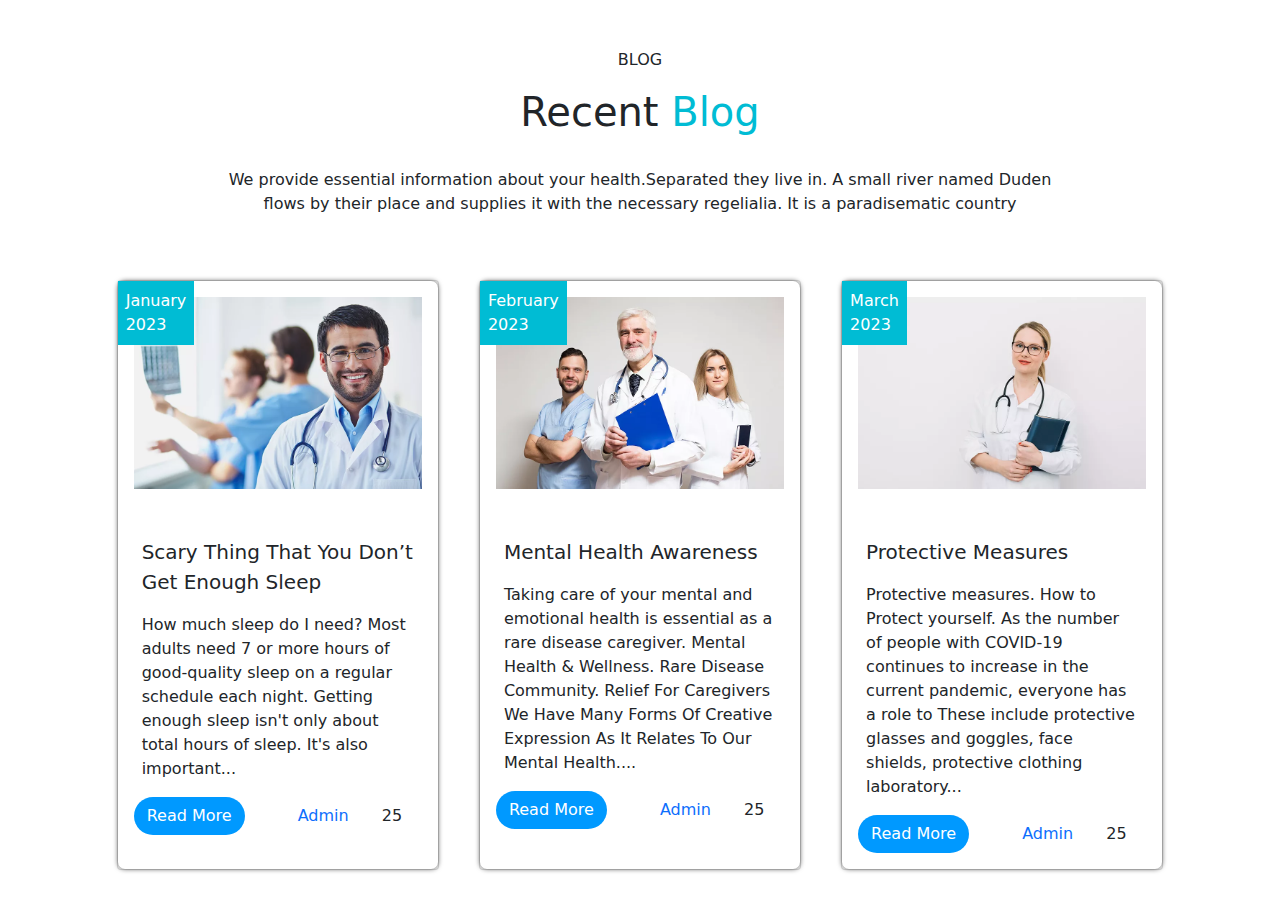
<file: blog.html>
<!DOCTYPE html>
<html lang="en">

<head>
    <meta charset="UTF-8">
    <meta name="viewport" content="width=device-width, initial-scale=1.0">
    <title>Service</title>
    <link rel="stylesheet" href="./css/bootstrap.min.css">
    <link rel="stylesheet" href="https://cdnjs.cloudflare.com/ajax/libs/font-awesome/6.4.2/css/all.min.css"
        integrity="sha512-z3gLpd7yknf1YoNbCzqRKc4qyor8gaKU1qmn+CShxbuBusANI9QpRohGBreCFkKxLhei6S9CQXFEbbKuqLg0DA=="
        crossorigin="anonymous" referrerpolicy="no-referrer" />
</head>

<body>
    <div class="conyainer-fluid">
        <!-- --------------Blog Start ------------->
        <div class="row" id="blog">
            <div class="col-sm-12 text-center">
                <p class="text-center mt-5">BLOG</p>
                <h1 class=" ">
                    Recent <span style="color: #00bcd4;"> Blog</span>
                </h1><br>
                <p>We provide essential information about your health.Separated they live in. A small river named
                    Duden<br>
                    flows by their place and supplies it with the necessary regelialia. It is a paradisematic
                    country</p>
            </div>
        </div>
        <div class="row">
            <div class="col-sm-1"></div>
            <div class="col-sm-10">
                <div class="row">
                    <div class="col-sm-4 d-flex justify-content-center">
                        <div class="card mt-5 ms-2 me-2" style=" position: relative;" data-aos="zoom-in-up"
                            data-aos-duration="1500">
                            <div class="card-body" style="box-shadow: 0px 0px 5px #000000a8;border-radius: 7px;">
                                <img src="./assets/images/blog/blog1.webp" alt="" class="img-fluid">
                                <p class="mt-5 fs-5 text-left ms-2 me-2">Scary Thing That You Don’t Get Enough Sleep</p>
                                <p class="text-left ms-2 me-2">How much sleep do I need? Most adults need 7 or more
                                    hours of good-quality sleep on a regular schedule each night. Getting enough sleep
                                    isn't only about total hours of sleep. It's also important...</p>
                                <a href="#" class="btn btn-md text-white"
                                    style="background-color: #0099ff;border-radius: 20px;">Read More</a>
                                <span class="text-primary text-right ms-5">Admin</span>

                                <span class="fs-5 ms-1 me-1" style="color: #0099ff;"><i
                                        class="fa-solid fa-reply"></i></span>
                                <span class="fs-5 ms-1 me-1" style="color: #0099ff;"><i
                                        class="fa fa-file-lines"></i></span>
                                <span class="fs-5 ms-1 me-2" style="color: #0099ff;"><i
                                        class="fa-solid fa-thumbs-up"></i></span>25
                                <div class="p-2"
                                    style="position: absolute;top: 0;left: 0;background-color: #00bcd4;color: white;">
                                    January <br> 2023</div>

                            </div>
                        </div>
                    </div>
                    <div class="col-sm-4 d-flex justify-content-center">
                        <div class="card mt-5 ms-2 me-2" style=" position: relative;" data-aos="zoom-in-up"
                            data-aos-duration="1500">
                            <div class="card-body" style="box-shadow: 0px 0px 5px #000000a8;border-radius: 7px;">
                                <img src="./assets/images/blog/blog2.webp" alt="" class="img-fluid">
                                <p class="mt-5 fs-5 text-left ms-2 me-2">Mental Health Awareness</p>
                                <p class="text-left ms-2 me-2">Taking care of your mental and emotional health is essential as a rare disease caregiver. Mental Health & Wellness. Rare Disease Community. Relief For Caregivers We Have Many Forms Of Creative Expression As It Relates To Our Mental Health....</p>
                                <a href="#" class="btn btn-md text-white"
                                    style="background-color: #0099ff;border-radius: 20px;">Read More</a>
                                <span class="text-primary text-right ms-5">Admin</span>

                                <span class="fs-5 ms-1 me-1" style="color: #0099ff;"><i
                                        class="fa-solid fa-reply"></i></span>
                                <span class="fs-5 ms-1 me-1" style="color: #0099ff;"><i
                                        class="fa fa-file-lines"></i></span>
                                <span class="fs-5 ms-1 me-2" style="color: #0099ff;"><i
                                        class="fa-solid fa-thumbs-up"></i></span>25
                                <div class="p-2"
                                    style="position: absolute;top: 0;left: 0;background-color: #00bcd4;color: white;">
                                    February <br> 2023</div>

                            </div>
                        </div>
                    </div>
                    <div class="col-sm-4 d-flex justify-content-center">
                        <div class="card mt-5 ms-2 me-2" style=" position: relative;" data-aos="zoom-in-up"
                        data-aos-duration="1500">
                        <div class="card-body" style="box-shadow: 0px 0px 5px #000000a8;border-radius: 7px;">
                            <img src="./assets/images/blog/blog3.webp" alt="" class="img-fluid">
                            <p class="mt-5 fs-5 text-left ms-2 me-2">Protective Measures</p>
                            <p class="text-left ms-2 me-2">Protective measures. How to Protect yourself. As the number of people with COVID-19 continues to increase in the current pandemic, everyone has a role to These include protective glasses and goggles, face shields, protective clothing laboratory...</p>
                            <a href="#" class="btn btn-md text-white"
                                style="background-color: #0099ff;border-radius: 20px;">Read More</a>
                            <span class="text-primary text-right ms-5">Admin</span>

                            <span class="fs-5 ms-1 me-1" style="color: #0099ff;"><i
                                    class="fa-solid fa-reply"></i></span>
                            <span class="fs-5 ms-1 me-1" style="color: #0099ff;"><i
                                    class="fa fa-file-lines"></i></span>
                            <span class="fs-5 ms-1 me-2" style="color: #0099ff;"><i
                                    class="fa-solid fa-thumbs-up"></i></span>25
                            <div class="p-2"
                                style="position: absolute;top: 0;left: 0;background-color: #00bcd4;color: white;">
                                March <br> 2023</div>

                        </div>
                    </div>
                    </div>
                </div>
            </div>
            <div class="col-sm-1"></div>
        </div>

        <!-- --------------Blog End --------------->
    </div>
</body>

</html>
</file>
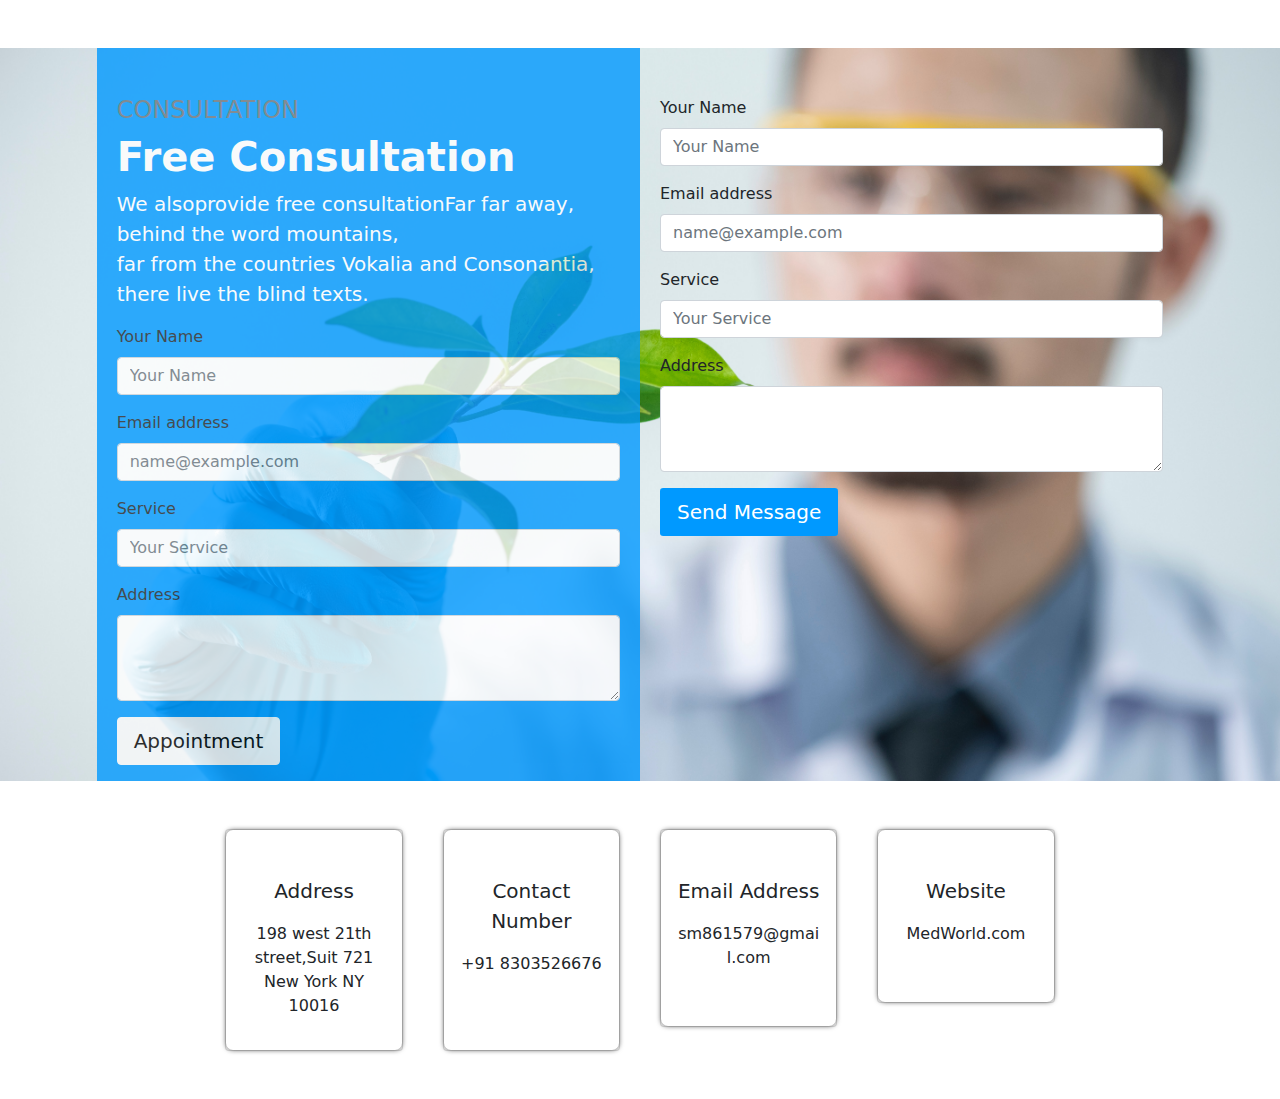
<file: contact.html>
<!DOCTYPE html>
<html lang="en">

<head>
    <meta charset="UTF-8">
    <meta name="viewport" content="width=device-width, initial-scale=1.0">
    <title>Service</title>
    <link rel="stylesheet" href="./css/bootstrap.min.css">
    <link rel="stylesheet" href="https://cdnjs.cloudflare.com/ajax/libs/font-awesome/6.4.2/css/all.min.css"
        integrity="sha512-z3gLpd7yknf1YoNbCzqRKc4qyor8gaKU1qmn+CShxbuBusANI9QpRohGBreCFkKxLhei6S9CQXFEbbKuqLg0DA=="
        crossorigin="anonymous" referrerpolicy="no-referrer" />
</head>

<body>
    <div class="conyainer-fluid">
        <!-- --------------Contact Start ------------->
        <div class="row mt-5" id="contact" style="background-image: url('./assets/images/slider1.jpg');background-repeat: no-repeat;background-attachment: fixed;background-size: cover;">
            <div class="col-sm-1"></div>
            <div class="col-sm-10">
                <div class="row">
                    <div class="col-sm-6" style="background-color: #0099ff;opacity: 0.8;">
                        <h4 class="text-secondary ms-2 me-2 mt-5">CONSULTATION</h4>
                        <h1 class="text-white ms-2 me-2 fw-bold">Free Consultation</h1>
                        <p class="text-white ms-2 me-2 fs-5">We alsoprovide free consultationFar far away, behind the word
                            mountains,<br> far from the countries Vokalia and Consonantia, there live the blind texts.
                        </p>
                        <form action="">
                            <div class="mb-3 ms-2 me-2">
                                <label for="name" class="form-label">Your Name</label>
                                <input type="text" class="form-control" id="name"
                                    placeholder="Your Name">
                            </div>
                            <div class="mb-3 ms-2 me-2">
                                <label for="exampleFormControlInput1" class="form-label">Email address</label>
                                <input type="email" class="form-control" id="exampleFormControlInput1"
                                    placeholder="name@example.com">
                            </div>
                            <div class="mb-3 ms-2 me-2">
                                <label for="ser" class="form-label">Service</label>
                                <input type="text" class="form-control" id="ser"
                                    placeholder="Your Service">
                            </div>
                            <div class="mb-3 ms-2 me-2">
                                <label for="exampleFormControlTextarea1" class="form-label">Address</label>
                                <textarea class="form-control" id="exampleFormControlTextarea1" rows="3"></textarea>
                            </div>
                            <div class="mb-3 ms-2 me-2">
                                <input type="submit" class="btn btn-lg btn-light rounded-2" value="Appointment">
                            </div>
                        </form>
                    </div>
                    <div class="col-sm-6">
                        <form action="">
                            <div class="mb-3 ms-2 me-2 mt-5">
                                <label for="name" class="form-label">Your Name</label>
                                <input type="text" class="form-control" id="name"
                                    placeholder="Your Name">
                            </div>
                            <div class="mb-3 ms-2 me-2">
                                <label for="exampleFormControlInput1" class="form-label">Email address</label>
                                <input type="email" class="form-control" id="exampleFormControlInput1"
                                    placeholder="name@example.com">
                            </div>
                            <div class="mb-3 ms-2 me-2">
                                <label for="ser" class="form-label">Service</label>
                                <input type="text" class="form-control" id="ser"
                                    placeholder="Your Service">
                            </div>
                            <div class="mb-3 ms-2 me-2">
                                <label for="exampleFormControlTextarea1" class="form-label">Address</label>
                                <textarea class="form-control" id="exampleFormControlTextarea1" rows="3"></textarea>
                            </div>
                            <div class="mb-3 ms-2 me-2">
                                <input type="submit" class="btn btn-lg rounded-1" value="Send Message" style="background-color: #0099ff;color: white;">
                            </div>
                        </form>
                    </div>
                </div>
            </div>
            <div class="col-sm-1"></div>

        </div>
        <div class="row">
            <div class="col-sm-2"></div>
            <div class="col-sm-8">
                <div class="row">
                    <div class="col-sm-3 d-flex justify-content-center">
                        <div class="card mt-5 ms-2 me-2 mb-5" style=" position: relative;" data-aos="flip-right" data-aos-duration="1500">
                            <div class="card-body text-center" style="box-shadow: 0px 0px 5px #000000a8;border-radius: 7px;">
                                <span class="fs-5" style="color: #0099ff;"><i class="fa fa-location-crosshairs"></i></span>
                                <br>
                               <p class="fs-5">Address </p>   
                               <p>198 west 21th street,Suit 721 New York NY 10016</p>
                            </div>
                        </div>
                    </div>
                    <div class="col-sm-3 d-flex justify-content-center">
                        <div class="card mt-5 ms-2 me-2 mb-5" style=" position: relative;" data-aos="flip-right" data-aos-duration="1500">
                            <div class="card-body text-center" style="box-shadow: 0px 0px 5px #000000a8;border-radius: 7px;">
                                <span class="fs-5" style="color: #0099ff;"> <i class="fa-solid fa-phone"></i></span>
                                <br>
                               <p class="fs-5">Contact Number </p>   
                               <p>+91 8303526676</p>
                            </div>
                        </div>
                    </div>
                    <div class="col-sm-3">
                        <div class="card mt-5 ms-2 me-2 mb-5" style=" position: relative;" data-aos="flip-right" data-aos-duration="1500">
                            <div class="card-body text-center" style="box-shadow: 0px 0px 5px #000000a8;border-radius: 7px;">
                                <span class="fs-5" style="color: #0099ff;"> <i class="fa-regular fa-envelope"></i></span>
                                <br>
                               <p class="fs-5">Email Address </p>   
                               <p>sm861579@gmail.com </p>
                               <br>
                            </div>
                        </div>
                    </div>
                    <div class="col-sm-3">
                        <div class="card mt-5 ms-2 me-2 mb-5" style=" position: relative;" data-aos="flip-right" data-aos-duration="1500">
                            <div class="card-body text-center" style="box-shadow: 0px 0px 5px #000000a8;border-radius: 7px;">
                                <span class="fs-5" style="color: #0099ff;"> <i class="fa fa-globe"></i></span>
                                <br>
                               <p class="fs-5">Website </p>   
                               <p>MedWorld.com</p>
                               <br>
                            </div>
                        </div>
                    </div>
                </div>
            </div>
            <div class="col-sm-2"></div>
        </div>

        <!-- --------------Contact End --------------->
    </div>
</body>

</html>
</file>
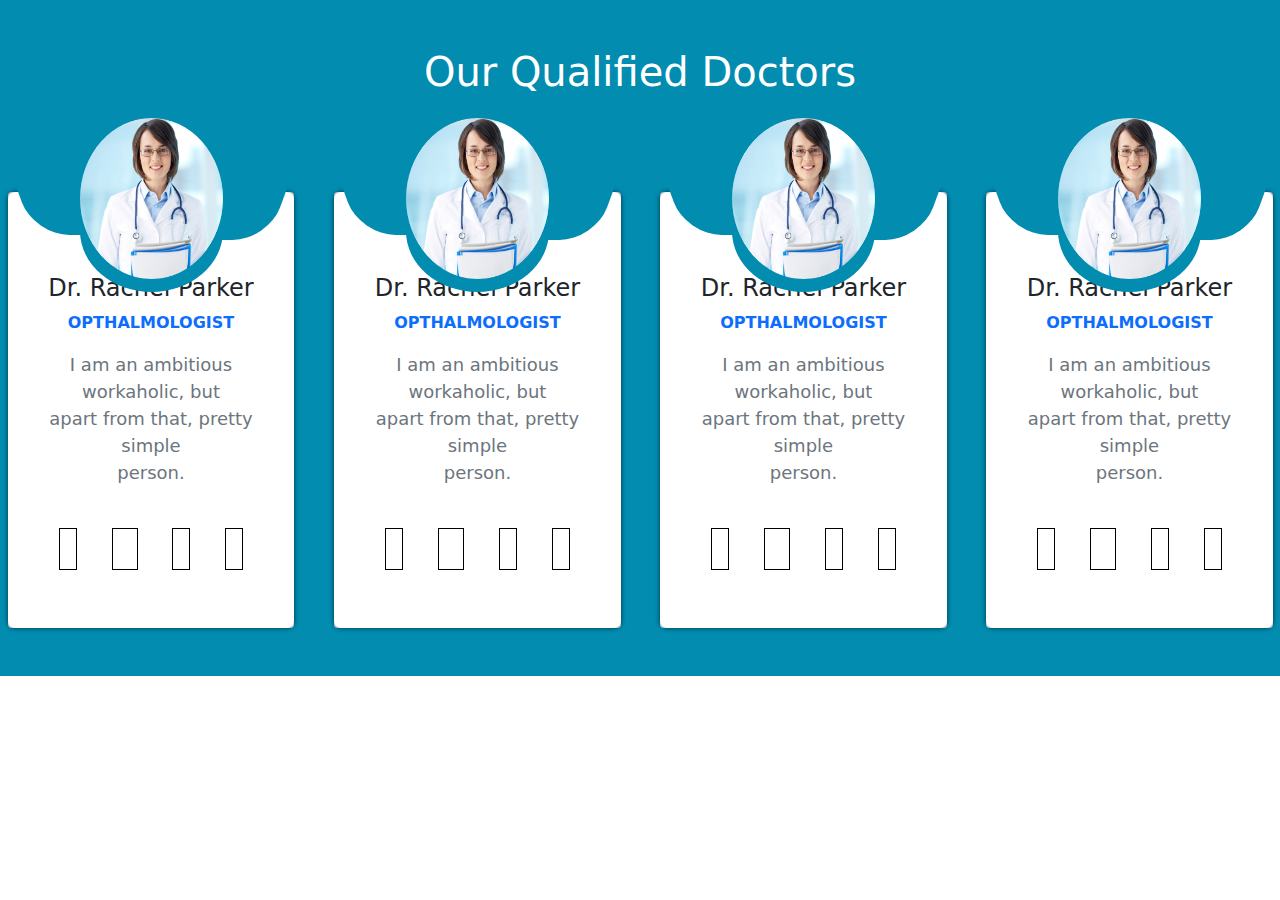
<file: doctors.html>
<!DOCTYPE html>
<html lang="en">

<head>
    <meta charset="UTF-8">
    <meta name="viewport" content="width=device-width, initial-scale=1.0">
    <title>Service</title>
    <link rel="stylesheet" href="./css/bootstrap.min.css">
    <link rel="stylesheet" href="https://cdnjs.cloudflare.com/ajax/libs/font-awesome/6.4.2/css/all.min.css"
        integrity="sha512-z3gLpd7yknf1YoNbCzqRKc4qyor8gaKU1qmn+CShxbuBusANI9QpRohGBreCFkKxLhei6S9CQXFEbbKuqLg0DA=="
        crossorigin="anonymous" referrerpolicy="no-referrer" />
</head>

<body>
    <div class="conyainer-fluid">
        <!-- --------------Doctors Start ------------->
        <div class="row" style="background-color: #018cb0;">
            <div class="col-sm-12 text-center">
                <h1 class="mt-5 mb-5"> <span class="text-white">Our Qualified</span> <span class="text-white">Doctors</span></h1>
            </div>
        </div>
        <div class="row" style="background-color: #018cb0;">
            <div class="col-sm-3 d-flex justify-content-center">
                <div class="card mt-5 ms-2 me-2 mb-5" style="width:95%; position: relative;border: none;"
                    data-aos="flip-right" data-aos-duration="1500">
                    <div class="card-body" style="box-shadow: 0px 0px 5px #000000a8;border-radius: 7px;">
                        <div
                            style="width: 50%;height:28%;position: absolute;left:25%;top:-5%;background-color:#018cb0;border-bottom-left-radius: 50%;border-bottom-right-radius: 50%;border: none;">
                        </div>
                        <div
                            style="width: 25%;height: 15%;background-color: #018cb0;position: absolute;left: 5%;top: -5%;border-bottom-left-radius: 50%;transform: skew(20deg);">
                        </div>
                        <div
                            style="width: 25%;height: 15%;background-color: #018cb0;position: absolute;right: 5%;top: -4%;border-bottom-right-radius: 50%;transform: skew(-20deg);">
                        </div>
                        <img src="./assets/images/doctors/doctor1.png" alt=""
                            style="position: absolute;z-index:1;height: 37%;width: 50%;top:-17%;left: 25%;">
                        <h4 class="text-center" style="margin-top: 26%;">Dr. Rachel Parker</h4>
                        <p class="text-center text-primary fw-bold">OPTHALMOLOGIST</p>
                        <p class="text-center text-secondary" style="font-size: large;">I am an ambitious workaholic,
                            but <br>apart from that, pretty simple <br>
                            person.</p>
                        <div class="mt-5 mb-5"
                            style="display:flex;flex-direction: row; flex-wrap: wrap;justify-content:space-evenly;">
                            <div class="">
                                <span class="fs-5 p-2" style="color:#0099ff;border:1px solid black;"><i
                                        class="fa-brands fa-twitter"></i></span>
                            </div>
                            <div class="">
                                <span class="fs-5 p-2 ps-3" style="color:#0099ff;border:1px solid black;"> <i
                                        class="fa-brands fa-facebook-f"></i></span>
                            </div>
                            <div class="">
                                <span class="fs-5 p-2" style="color:#0099ff;border:1px solid black;"><i
                                        class="fa-solid fa-envelope"></i></span>
                            </div>
                            <div class="">
                                <span class="fs-5 p-2" style="color:#0099ff;border:1px solid black;"><i
                                        class="fa-brands fa-instagram"></i></span>
                            </div>
                        </div>
                    </div>
                </div>
            </div>
            <div class="col-sm-3">
                <div class="card mt-5 ms-2 me-2 mb-5" style="width:95%; position: relative;border: none;"
                    data-aos="flip-right" data-aos-duration="1500">
                    <div class="card-body" style="box-shadow: 0px 0px 5px #000000a8;border-radius: 7px;">
                        <div
                            style="width: 50%;height:28%;position: absolute;left:25%;top:-5%;background-color:#018cb0;border-bottom-left-radius: 50%;border-bottom-right-radius: 50%;border: none;">
                        </div>
                        <div
                            style="width: 25%;height: 15%;background-color: #018cb0;position: absolute;left: 5%;top: -5%;border-bottom-left-radius: 50%;transform: skew(20deg);">
                        </div>
                        <div
                            style="width: 25%;height: 15%;background-color: #018cb0;position: absolute;right: 5%;top: -4%;border-bottom-right-radius: 50%;transform: skew(-20deg);">
                        </div>
                        <img src="./assets/images/doctors/doctor1.png" alt=""
                            style="position: absolute;z-index:1;height: 37%;width: 50%;top:-17%;left: 25%;">
                        <h4 class="text-center" style="margin-top: 26%;">Dr. Rachel Parker</h4>
                        <p class="text-center text-primary fw-bold">OPTHALMOLOGIST</p>
                        <p class="text-center text-secondary" style="font-size: large;">I am an ambitious workaholic,
                            but <br>apart from that, pretty simple <br>
                            person.</p>
                        <div class="mt-5 mb-5"
                            style="display:flex;flex-direction: row; flex-wrap: wrap;justify-content:space-evenly;">
                            <div class="">
                                <span class="fs-5 p-2" style="color:#0099ff;border:1px solid black;"><i
                                        class="fa-brands fa-twitter"></i></span>
                            </div>
                            <div class="">
                                <span class="fs-5 p-2 ps-3" style="color:#0099ff;border:1px solid black;"> <i
                                        class="fa-brands fa-facebook-f"></i></span>
                            </div>
                            <div class="">
                                <span class="fs-5 p-2" style="color:#0099ff;border:1px solid black;"><i
                                        class="fa-solid fa-envelope"></i></span>
                            </div>
                            <div class="">
                                <span class="fs-5 p-2" style="color:#0099ff;border:1px solid black;"><i
                                        class="fa-brands fa-instagram"></i></span>
                            </div>
                        </div>
                    </div>
                </div>
            </div>
            <div class="col-sm-3">
                <div class="card mt-5 ms-2 me-2 mb-5" style="width:95%; position: relative;border: none;"
                    data-aos="flip-right" data-aos-duration="1500">
                    <div class="card-body" style="box-shadow: 0px 0px 5px #000000a8;border-radius: 7px;">
                        <div
                            style="width: 50%;height:28%;position: absolute;left:25%;top:-5%;background-color:#018cb0;border-bottom-left-radius: 50%;border-bottom-right-radius: 50%;border: none;">
                        </div>
                        <div
                            style="width: 25%;height: 15%;background-color: #018cb0;position: absolute;left: 5%;top: -5%;border-bottom-left-radius: 50%;transform: skew(20deg);">
                        </div>
                        <div
                            style="width: 25%;height: 15%;background-color: #018cb0;position: absolute;right: 5%;top: -4%;border-bottom-right-radius: 50%;transform: skew(-20deg);">
                        </div>
                        <img src="./assets/images/doctors/doctor1.png" alt=""
                            style="position: absolute;z-index:1;height: 37%;width: 50%;top:-17%;left: 25%;">
                        <h4 class="text-center" style="margin-top: 26%;">Dr. Rachel Parker</h4>
                        <p class="text-center text-primary fw-bold">OPTHALMOLOGIST</p>
                        <p class="text-center text-secondary" style="font-size: large;">I am an ambitious workaholic,
                            but <br>apart from that, pretty simple <br>
                            person.</p>
                        <div class="mt-5 mb-5"
                            style="display:flex;flex-direction: row; flex-wrap: wrap;justify-content:space-evenly;">
                            <div class="">
                                <span class="fs-5 p-2" style="color:#0099ff;border:1px solid black;"><i
                                        class="fa-brands fa-twitter"></i></span>
                            </div>
                            <div class="">
                                <span class="fs-5 p-2 ps-3" style="color:#0099ff;border:1px solid black;"> <i
                                        class="fa-brands fa-facebook-f"></i></span>
                            </div>
                            <div class="">
                                <span class="fs-5 p-2" style="color:#0099ff;border:1px solid black;"><i
                                        class="fa-solid fa-envelope"></i></span>
                            </div>
                            <div class="">
                                <span class="fs-5 p-2" style="color:#0099ff;border:1px solid black;"><i
                                        class="fa-brands fa-instagram"></i></span>
                            </div>
                        </div>
                    </div>
                </div>
            </div>
            <div class="col-sm-3">
                <div class="card mt-5 ms-2 me-2 mb-5" style="width:95%; position: relative;border: none;"
                    data-aos="flip-right" data-aos-duration="1500">
                    <div class="card-body" style="box-shadow: 0px 0px 5px #000000a8;border-radius: 7px;">
                        <div
                            style="width: 50%;height:28%;position: absolute;left:25%;top:-5%;background-color:#018cb0;border-bottom-left-radius: 50%;border-bottom-right-radius: 50%;border: none;">
                        </div>
                        <div
                            style="width: 25%;height: 15%;background-color: #018cb0;position: absolute;left: 5%;top: -5%;border-bottom-left-radius: 50%;transform: skew(20deg);">
                        </div>
                        <div
                            style="width: 25%;height: 15%;background-color: #018cb0;position: absolute;right: 5%;top: -4%;border-bottom-right-radius: 50%;transform: skew(-20deg);">
                        </div>
                        <img src="./assets/images/doctors/doctor1.png" alt=""
                            style="position: absolute;z-index:1;height: 37%;width: 50%;top:-17%;left: 25%;">
                        <h4 class="text-center" style="margin-top: 26%;">Dr. Rachel Parker</h4>
                        <p class="text-center text-primary fw-bold">OPTHALMOLOGIST</p>
                        <p class="text-center text-secondary" style="font-size: large;">I am an ambitious workaholic,
                            but <br>apart from that, pretty simple <br>
                            person.</p>
                        <div class="mt-5 mb-5"
                            style="display:flex;flex-direction: row; flex-wrap: wrap;justify-content:space-evenly;">
                            <div class="">
                                <span class="fs-5 p-2" style="color:#0099ff;border:1px solid black;"><i
                                        class="fa-brands fa-twitter"></i></span>
                            </div>
                            <div class="">
                                <span class="fs-5 p-2 ps-3" style="color:#0099ff;border:1px solid black;"> <i
                                        class="fa-brands fa-facebook-f"></i></span>
                            </div>
                            <div class="">
                                <span class="fs-5 p-2" style="color:#0099ff;border:1px solid black;"><i
                                        class="fa-solid fa-envelope"></i></span>
                            </div>
                            <div class="">
                                <span class="fs-5 p-2" style="color:#0099ff;border:1px solid black;"><i
                                        class="fa-brands fa-instagram"></i></span>
                            </div>
                        </div>
                    </div>
                </div>
            </div>
        </div>
        <!-- --------------Doctors End --------------->
    </div>
</body>

</html>
</file>
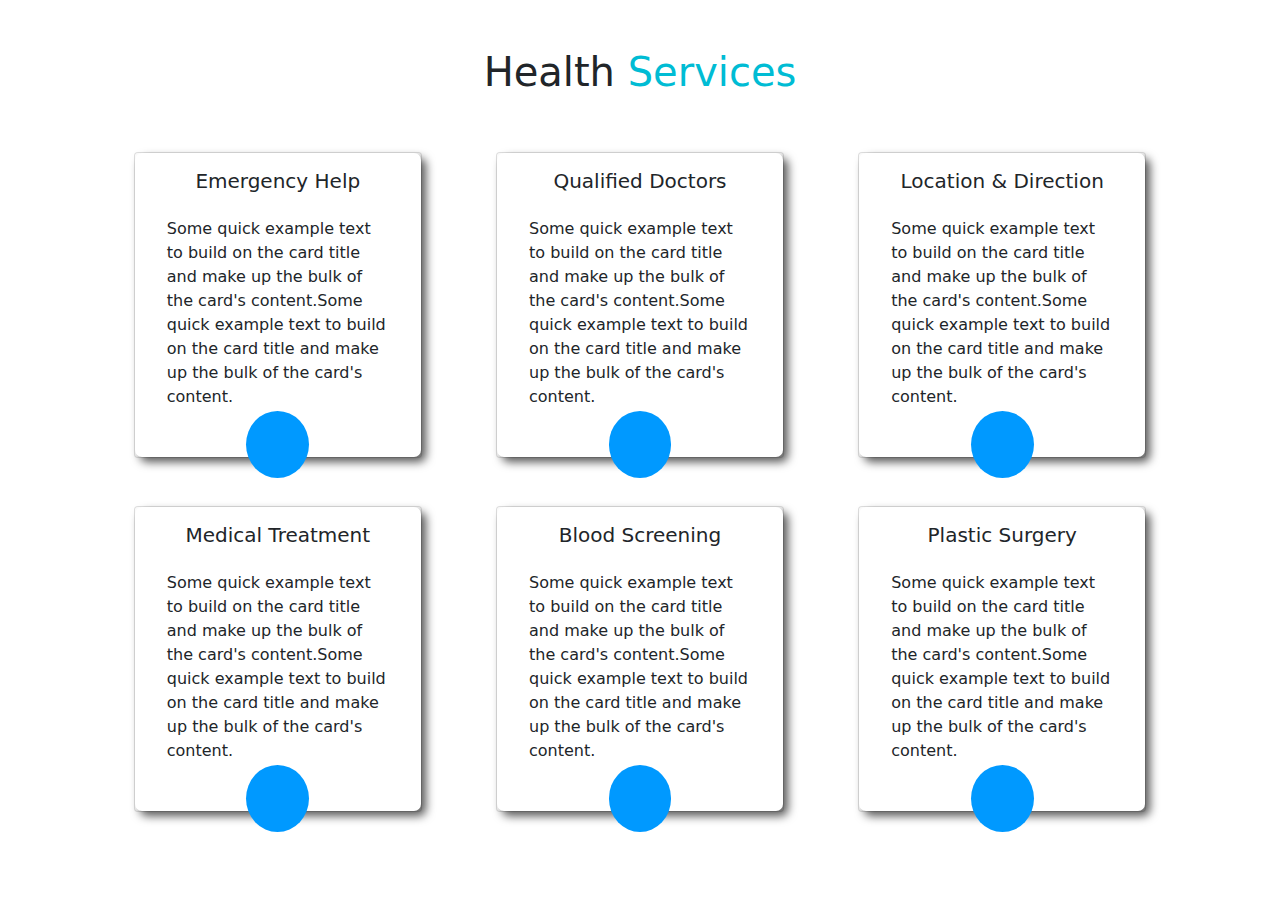
<file: service.html>
<!DOCTYPE html>
  <html lang="en">
  <head>
    <meta charset="UTF-8">
    <meta name="viewport" content="width=device-width, initial-scale=1.0">
    <title>Service</title>
    <link rel="stylesheet" href="./css/bootstrap.min.css">
    <link rel="stylesheet" href="https://cdnjs.cloudflare.com/ajax/libs/font-awesome/6.4.2/css/all.min.css"
  integrity="sha512-z3gLpd7yknf1YoNbCzqRKc4qyor8gaKU1qmn+CShxbuBusANI9QpRohGBreCFkKxLhei6S9CQXFEbbKuqLg0DA=="
  crossorigin="anonymous" referrerpolicy="no-referrer" />
  </head>
  <body>
     <div class="conyainer-fluid">
         <!-- --------------Services Start ------------->
         <div class="row" id="services">
            <div class="col-sm-12 text-center">
                <h1 class="mt-5 ">
                   Health <span style="color: #00bcd4;"> Services</span>
                </h1>
            </div>
        </div>
        <div class="row" >
            <div class="col-sm-1"></div>
            <div class="col-sm-10">
                <div class="row">
                    <div class="col-sm-4 d-flex justify-content-center">
                        <div class="card mt-5 ms-2 me-2" style="width: 18rem; position: relative;" data-aos="flip-right" data-aos-duration="1500">
                            <div class="card-body" style="box-shadow: 5px 5px 10px #000000a8;border-radius: 7px;">
                                <h5 class="card-title text-center">Emergency Help</h5>
                                <p class="card-text p-3">Some quick example text to build on the card title and make up the
                                    bulk of the card's content.Some quick example text to build on the card title and
                                    make up the
                                    bulk of the card's content.</p>
                                <span style="background-color: #0099ff;height: 22%;width:22%; position: absolute;left:39%;bottom:-7%;border-radius:50%" class="text-white text-center mt-auto fs-3 p-2"><i class="fa fa-truck-medical"></i></span>
                            </div>
                        </div>
                    </div>
                    <div class="col-sm-4 d-flex justify-content-center">
                        <div class="card mt-5 ms-2 me-2" style="width: 18rem;" data-aos="flip-left" data-aos-duration="1500">
                            <div class="card-body" style="box-shadow: 5px 5px 10px #000000a8;border-radius: 7px;">
                                <h5 class="card-title text-center">Qualified Doctors</h5> 
                                <p class="card-text p-3">Some quick example text to build on the card title and make up the
                                    bulk of the card's content.Some quick example text to build on the card title and
                                    make up the
                                    bulk of the card's content.</p>
                                    <span style="background-color: #0099ff;height: 22%;width:22%; position: absolute;left:39%;bottom:-7%;border-radius:50%" class="text-white text-center mt-auto fs-3 p-2"><i class="fas fa-hospital-user"></i></span>
                            </div>
                        </div>
                    </div>
                    <div class="col-sm-4 d-flex justify-content-center">
                        <div class="card mt-5 ms-2 me-2" style="width: 18rem;" data-aos="flip-left" data-aos-duration="1500">
                            <div class="card-body" style="box-shadow: 5px 5px 10px #000000a8;border-radius: 7px;">
                                <h5 class="card-title text-center">Location & Direction</h5> 
                                <p class="card-text p-3">Some quick example text to build on the card title and make up the
                                    bulk of the card's content.Some quick example text to build on the card title and
                                    make up the
                                    bulk of the card's content.</p>
                                    <span style="background-color: #0099ff;height: 22%;width:22%; position: absolute;left:39%;bottom:-7%;border-radius:50%" class="text-white text-center mt-auto fs-3 p-2"><i class="fa fa-location-crosshairs"></i></span>
                            </div>
                        </div>
                    </div>
                </div>
            </div>
            <div class="col-sm-1"></div>
        </div>
        <div class="row">
            <div class="col-sm-1"></div>
            <div class="col-sm-10">
                <div class="row">
                    <div class="col-sm-4 d-flex justify-content-center">
                        <div class="card mt-5 ms-2 me-2" style="width: 18rem;" data-aos="flip-left" data-aos-duration="1500">
                            <div class="card-body"style="box-shadow: 5px 5px 10px #000000a8;border-radius: 7px;">
                                <h5 class="card-title text-center">Medical Treatment</h5> 
                                <p class="card-text p-3">Some quick example text to build on the card title and make up the
                                    bulk of the card's content.Some quick example text to build on the card title and
                                    make up the
                                    bulk of the card's content.</p>
                                    <span style="background-color: #0099ff;height: 22%;width:22%; position: absolute;left:39%;bottom:-7%;border-radius:50%" class="text-white text-center mt-auto fs-3 p-2"><i class="fas fa-pills"></i></span>
                            </div>
                        </div>
                    </div>
                    <div class="col-sm-4 d-flex justify-content-center" data-aos="flip-left" data-aos-duration="1500">
                        <div class="card mt-5 ms-2 me-2" style="width: 18rem;">
                            <div class="card-body" style="box-shadow: 5px 5px 10px #000000a8;border-radius: 7px;">
                                <h5 class="card-title text-center">Blood Screening</h5>
                                <p class="card-text p-3">Some quick example text to build on the card title and make up the
                                    bulk of the card's content.Some quick example text to build on the card title and
                                    make up the
                                    bulk of the card's content.</p>
                                    <span style="background-color: #0099ff;height: 22%;width:22%; position: absolute;left:39%;bottom:-7%;border-radius:50%" class="text-white text-center mt-auto fs-3 p-2"><i class="fas fa-vial"></i></span>
                            </div>
                        </div>
                    </div>
                    <div class="col-sm-4 d-flex justify-content-center">
                        <div class="card mt-5 ms-2 me-2" style="width: 18rem;" data-aos="flip-left" data-aos-duration="1500">
                            <div class="card-body" style="box-shadow: 5px 5px 10px #000000a8;border-radius: 7px;">
                                <h5 class="card-title text-center">Plastic Surgery</h5> 
                                <p class="card-text p-3">Some quick example text to build on the card title and make up the
                                    bulk of the card's content.Some quick example text to build on the card title and
                                    make up the
                                    bulk of the card's content.</p>
                                    <span style="background-color: #0099ff;height: 22%;width:22%; position: absolute;left:39%;bottom:-7%;border-radius:50%" class="text-white text-center mt-auto fs-3 p-2"><i class="fa-solid fa-bed"></i></span>
                            </div>
                        </div>
                    </div>
                </div>
            </div>
            <div class="col-sm-1"></div>
        </div>

        <!-- --------------Services End --------------->
     </div>
  </body>
  </html>
</file>
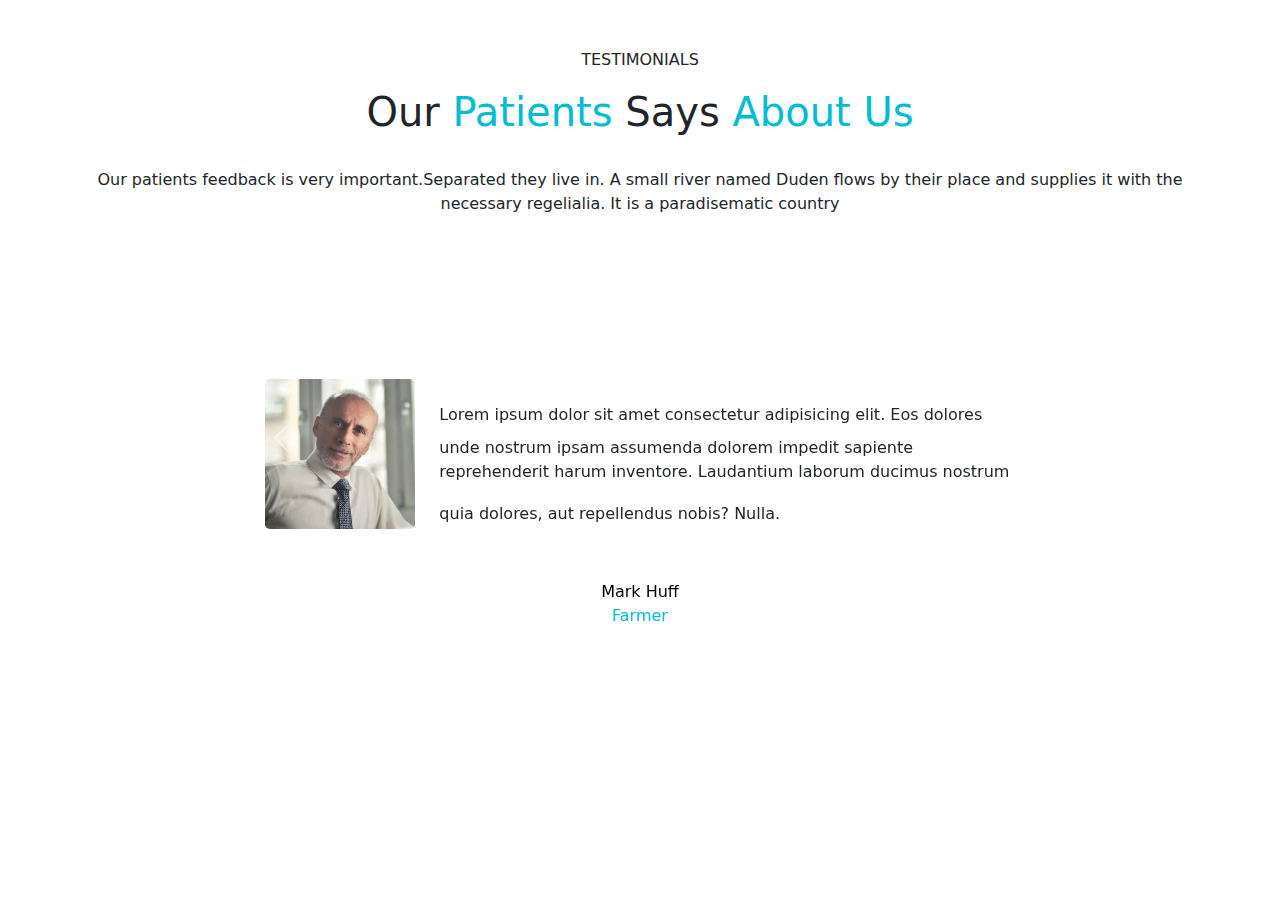
<file: testimonials.html>
<!DOCTYPE html>
<html lang="en">

<head>
    <meta charset="UTF-8">
    <meta name="viewport" content="width=device-width, initial-scale=1.0">
    <title>Service</title>
    <link rel="stylesheet" href="./css/bootstrap.min.css">
    <link rel="stylesheet" href="https://cdnjs.cloudflare.com/ajax/libs/font-awesome/6.4.2/css/all.min.css"
        integrity="sha512-z3gLpd7yknf1YoNbCzqRKc4qyor8gaKU1qmn+CShxbuBusANI9QpRohGBreCFkKxLhei6S9CQXFEbbKuqLg0DA=="
        crossorigin="anonymous" referrerpolicy="no-referrer" />
</head>

<body>
    <div class="conyainer-fluid">
        <!-- --------------Testimonials Start ------------->
        <div class="row" id="testimonials">
            <div class="col-sm-12 text-center">
                <p class="text-center mt-5">TESTIMONIALS</p>
                <h1 class=" ">
                    Our <span style="color: #00bcd4;">Patients</span> Says <span style="color: #00bcd4;"> About Us
                    </span>
                </h1><br>
                <p>Our patients feedback is very important.Separated they live in. A small river named
                    Duden
                    flows by their place and supplies it with the <br> necessary regelialia. It is a paradisematic
                    country</p>
            </div>
        </div>
        <div class="row">
            <div class="col-sm-2"></div>
            <div class="col-sm-8 d-flex justify-content-center">
                <div id="carouselExampleAutoplaying" class="carousel slide" data-bs-ride="carousel">
                    
                    <div class="carousel-inner">
                        <div class="carousel-item active">

                            <br><br><br><br>
                            <div style="display: flex;flex-direction: row;align-items: center;">
                                <img class="img-fluid mt-5 ms-5 mb-5 rounded-3"
                                    src="./assets/images/patients/patient1.jpeg" alt=""
                                    style="height: 150px;width: 150px;">
                                <span class="ms-4 mt-5 me-5 mb-5"> <span class="fs-1" style="color: #00bcd4;">
                                        <i class="fa-solid fa-quote-left"></i>
                                    </span> Lorem ipsum dolor sit amet consectetur adipisicing elit. Eos dolores unde
                                    nostrum ipsam assumenda dolorem impedit sapiente reprehenderit harum inventore.
                                    Laudantium laborum ducimus nostrum quia dolores, aut repellendus nobis? Nulla.
                                    <span class="fs-2" style="color: #00bcd4;">
                                        <i class="fa-solid fa-quote-right"></i>
                                    </span>
                                </span>
                                <br>

                            </div>

                            <p class="text-center" style="color: #00bcd4;"><span class=" text-center"
                                    style="color: black;">Mark Huff</span><br>Farmer</p>
                        </div>
                        <div class="carousel-item">
                            <br><br><br><br>
                            <div style="display: flex;flex-direction: row;align-items: center;">
                                <img class="img-fluid mt-5 ms-5 mb-5 rounded-3"
                                    src="./assets/images/patients/patient2jpeg.jpeg" alt=""
                                    style="height: 150px;width: 150px;">
                                <span class="ms-4 mt-5 me-5 mb-5"> <span class="fs-1" style="color: #00bcd4;">
                                        <i class="fa-solid fa-quote-left"></i>
                                    </span> Lorem ipsum dolor sit amet consectetur adipisicing elit. Eos dolores unde
                                    nostrum ipsam assumenda dolorem impedit sapiente reprehenderit harum inventore.
                                    Laudantium laborum ducimus nostrum quia dolores, aut repellendus nobis? Nulla.
                                    <span class="fs-2" style="color: #00bcd4;">
                                        <i class="fa-solid fa-quote-right"></i>
                                    </span>
                                </span>
                            </div>
                            <p class="text-center" style="color: #00bcd4;"><span class=" text-center"
                                    style="color: black;">Henery Dee</span><br>Manager</p>

                        </div>
                        <div class="carousel-item">
                            <br><br><br><br>
                            <div style="display: flex;flex-direction: row;align-items: center;">
                                <img class="img-fluid mt-5 ms-5 mb-5 rounded-3"
                                    src="./assets/images/patients/patient3.jpeg" alt=""
                                    style="height: 150px;width: 150px;">
                                <span class="ms-4 mt-5 me-5 mb-5"> <span class="fs-1" style="color: #00bcd4;">
                                        <i class="fa-solid fa-quote-left"></i>
                                    </span> Lorem ipsum dolor sit amet consectetur adipisicing elit. Eos dolores unde
                                    nostrum ipsam assumenda dolorem impedit sapiente reprehenderit harum inventore.
                                    Laudantium laborum ducimus nostrum quia dolores, aut repellendus nobis? Nulla.
                                    <span class="fs-2" style="color: #00bcd4;">
                                        <i class="fa-solid fa-quote-right"></i>
                                    </span>
                                </span>
                            </div>
                            <p class="text-center" style="color: #00bcd4;"><span class=" text-center"
                                    style="color: black;">Rodel Golez</span><br>Businessman</p>

                        </div>
                    </div>
                    
                    <button class="carousel-control-prev" type="button" data-bs-target="#carouselExampleAutoplaying"
                        data-bs-slide="prev">
                        <span class="carousel-control-prev-icon" aria-hidden="true"></span>
                        <span class="visually-hidden">Previous</span>
                    </button>
                    <button class="carousel-control-next" type="button" data-bs-target="#carouselExampleAutoplaying"
                        data-bs-slide="next">
                        <span class="carousel-control-next-icon" aria-hidden="true"></span>
                        <span class="visually-hidden">Next</span>
                    </button>
                </div>
            </div>
            <div class="col-sm-2"></div>
        </div>

        <!-- --------------Testimonials End --------------->
    </div>
    <script src="./js/bootstrap.min.js"></script>
</body>

</html>
</file>
